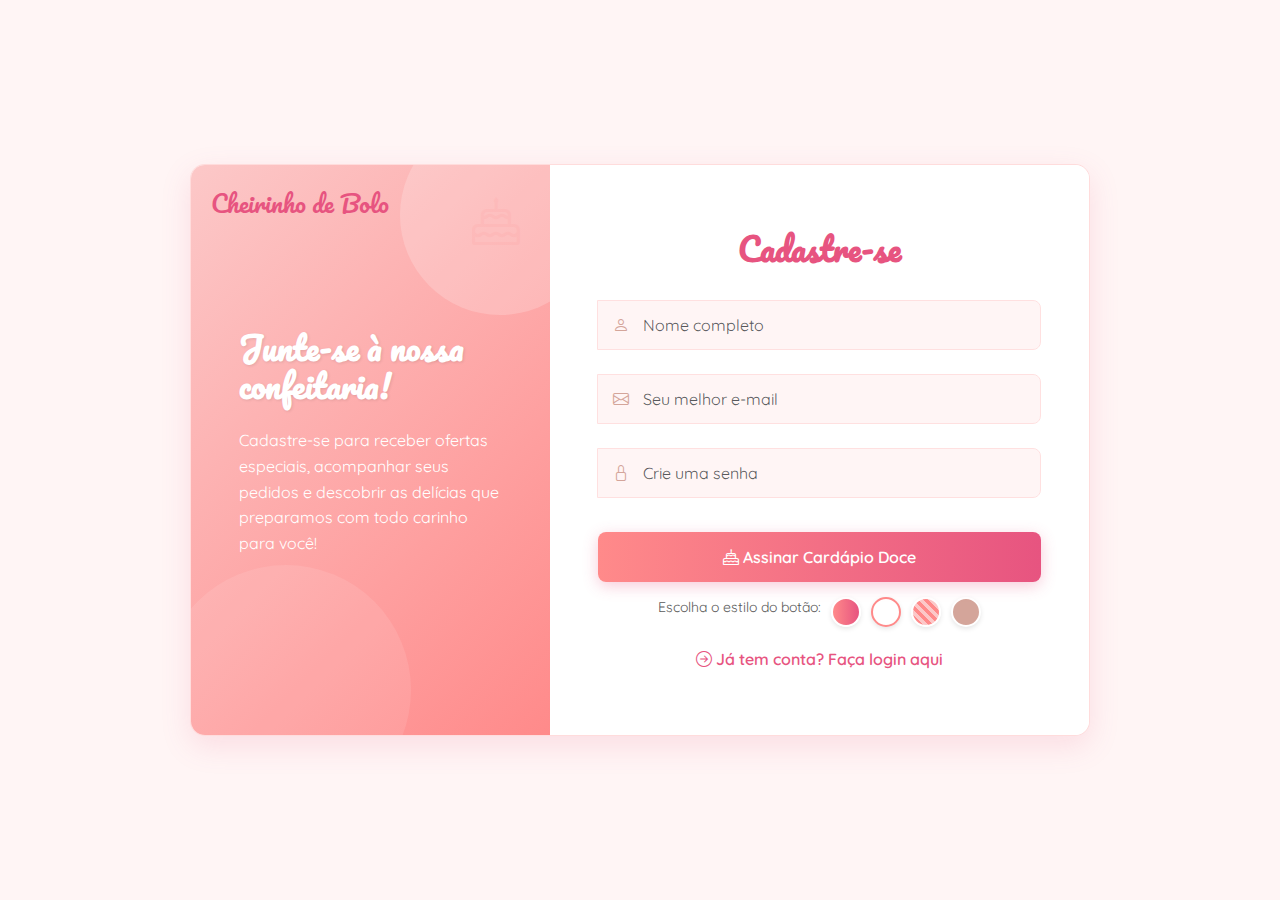
<file: cadastro.html>
<!DOCTYPE html>
<html lang="pt-br">

<head>
  <meta charset="UTF-8" />
  <meta name="viewport" content="width=device-width, initial-scale=1.0" />
  <title>Cheirinho de Bolo - Cadastro</title>
  <link href="https://cdn.jsdelivr.net/npm/bootstrap@5.3.0/dist/css/bootstrap.min.css" rel="stylesheet">
  <link rel="stylesheet" href="https://cdn.jsdelivr.net/npm/bootstrap-icons@1.10.5/font/bootstrap-icons.css" />
  <link rel="preconnect" href="https://fonts.googleapis.com">
  <link rel="preconnect" href="https://fonts.gstatic.com" crossorigin>
  <link href="https://fonts.googleapis.com/css2?family=Pacifico&family=Quicksand:wght@400;600&display=swap" rel="stylesheet">
  <style>
    :root {
      --primary-color: #FF8A8A; /* Rosa suave */
      --secondary-color: #FFF5F5; /* Fundo rosado claro */
      --accent-color: #FCC8C8; /* Rosa pêssego */
      --brown-color: #D4A59A; /* Marrom rosado */
      --dark-accent: #E75480; /* Rosa mais intenso */
      --text-color: #5A5A5A;
    }
    
    body {
      font-family: 'Quicksand', sans-serif;
      background-color: var(--secondary-color);
      height: 100vh;
      display: flex;
      align-items: center;
      justify-content: center;
      margin: 0;
      color: var(--text-color);
      background-image: url('https://transparenttextures.com/patterns/cream-paper.png');
    }
    
    .container-custom {
      background: white;
      border-radius: 15px;
      box-shadow: 0 10px 30px rgba(231, 84, 128, 0.15);
      overflow: hidden;
      width: 900px;
      min-height: 550px;
      position: relative;
      border: 1px solid rgba(255, 138, 138, 0.3);
    }
    
    .content {
      display: flex;
      height: 100%;
    }
    
    .left-panel {
      background: linear-gradient(135deg, var(--accent-color), var(--primary-color));
      color: white;
      padding: 4rem 3rem;
      width: 40%;
      display: flex;
      flex-direction: column;
      justify-content: center;
      position: relative;
      overflow: hidden;
    }
    
    .left-panel::before {
      content: "";
      position: absolute;
      top: -50px;
      right: -50px;
      width: 200px;
      height: 200px;
      background-color: white;
      opacity: 0.2;
      border-radius: 50%;
    }
    
    .left-panel::after {
      content: "";
      position: absolute;
      bottom: -80px;
      left: -30px;
      width: 250px;
      height: 250px;
      background-color: white;
      opacity: 0.1;
      border-radius: 50%;
    }
    
    .left-panel h2 {
      font-size: 2rem;
      margin-bottom: 1.5rem;
      font-weight: 600;
      position: relative;
      z-index: 1;
      font-family: 'Pacifico', cursive;
      text-shadow: 1px 1px 3px rgba(0,0,0,0.1);
    }
    
    .left-panel p {
      font-size: 1rem;
      line-height: 1.6;
      position: relative;
      z-index: 1;
    }
    
    .right-panel {
      padding: 4rem 3rem;
      width: 60%;
      display: flex;
      flex-direction: column;
      justify-content: center;
      background-color: white;
      position: relative;
    }
    
    .right-panel h2 {
      color: var(--dark-accent);
      font-size: 2rem;
      margin-bottom: 2rem;
      font-weight: 600;
      text-align: center;
      font-family: 'Pacifico', cursive;
    }
    
    .input-group {
      position: relative;
      margin-bottom: 1.5rem;
    }
    
    .input-group i {
      position: absolute;
      left: 15px;
      top: 50%;
      transform: translateY(-50%);
      color: var(--brown-color);
      z-index: 10;
    }
    
    .form-control {
      height: 50px;
      border-radius: 8px;
      padding-left: 45px;
      border: 1px solid #FFE0E0;
      transition: all 0.3s;
      background-color: var(--secondary-color);
    }
    
    .form-control:focus {
      border-color: var(--primary-color);
      box-shadow: 0 0 0 0.25rem rgba(255, 138, 138, 0.25);
      background-color: white;
    }
    
    /* Estilos de botões temáticos para confeitaria */
    .btn-cadastrar {
      border: none;
      height: 50px;
      border-radius: 8px;
      font-weight: 600;
      width: 100%;
      margin-top: 10px;
      transition: all 0.3s;
      color: white;
      position: relative;
      overflow: hidden;
      font-family: 'Quicksand', sans-serif;
    }
    
    /* Botão 1 - Estilo "Cobertura de Morango" */
    .btn-cadastrar.type1 {
      background: linear-gradient(to right, var(--primary-color), var(--dark-accent));
      box-shadow: 0 4px 15px rgba(231, 84, 128, 0.3);
    }
    
    .btn-cadastrar.type1:hover {
      background: linear-gradient(to right, var(--dark-accent), var(--primary-color));
      transform: translateY(-2px);
    }
    
    /* Botão 2 - Estilo "Chantilly" */
    .btn-cadastrar.type2 {
      background-color: white;
      border: 2px solid var(--primary-color);
      color: var(--dark-accent);
    }
    
    .btn-cadastrar.type2:hover {
      background-color: var(--primary-color);
      color: white;
    }
    
    /* Botão 3 - Estilo "Confeitos" */
    .btn-cadastrar.type3 {
      background: linear-gradient(45deg, 
        var(--primary-color) 25%, 
        var(--accent-color) 25%, 
        var(--accent-color) 50%, 
        var(--primary-color) 50%, 
        var(--primary-color) 75%, 
        var(--accent-color) 75%);
      background-size: 20px 20px;
      animation: confeitos 2s linear infinite;
    }
    
    @keyframes confeitos {
      0% { background-position: 0 0; }
      100% { background-position: 40px 40px; }
    }
    
    /* Botão 4 - Estilo "Gotas de Chocolate" */
    .btn-cadastrar.type4 {
      background-color: var(--brown-color);
      position: relative;
      overflow: hidden;
    }
    
    .btn-cadastrar.type4::after {
      content: "";
      position: absolute;
      top: -50%;
      left: -50%;
      width: 200%;
      height: 200%;
      background: radial-gradient(circle, white 10%, transparent 10%);
      background-size: 15px 15px;
      opacity: 0.3;
      transform: rotate(30deg);
    }
    
    .btn-cadastrar.type4:hover {
      background-color: #C99789;
    }
    
    .nav-links {
      text-align: center;
      margin-top: 20px;
    }
    
    .nav-links a {
      color: var(--dark-accent);
      text-decoration: none;
      font-weight: 600;
      transition: all 0.3s;
      position: relative;
    }
    
    .nav-links a:hover {
      color: var(--primary-color);
    }
    
    .nav-links a::after {
      content: '';
      position: absolute;
      width: 100%;
      height: 2px;
      bottom: -4px;
      left: 0;
      background-color: var(--accent-color);
      transform: scaleX(0);
      transition: transform 0.3s ease;
    }
    
    .nav-links a:hover::after {
      transform: scaleX(1);
    }
    
    .btn-options {
      display: flex;
      justify-content: center;
      gap: 10px;
      margin-top: 15px;
    }
    
    .btn-style {
      width: 30px;
      height: 30px;
      border-radius: 50%;
      border: none;
      cursor: pointer;
      transition: transform 0.2s;
      border: 2px solid white;
      box-shadow: 0 2px 5px rgba(0,0,0,0.1);
    }
    
    .btn-style:hover {
      transform: scale(1.1);
    }
    
    .btn-style.type1 { background: linear-gradient(to right, var(--primary-color), var(--dark-accent)); }
    .btn-style.type2 { background-color: white; border: 2px solid var(--primary-color); }
    .btn-style.type3 { background: linear-gradient(45deg, var(--primary-color) 25%, var(--accent-color) 25%, var(--accent-color) 50%, var(--primary-color) 50%, var(--primary-color) 75%, var(--accent-color) 75%); background-size: 10px 10px; }
    .btn-style.type4 { background-color: var(--brown-color); }
    
    .logo {
      position: absolute;
      top: 20px;
      left: 20px;
      font-family: 'Pacifico', cursive;
      color: var(--dark-accent);
      font-size: 1.5rem;
    }
    
    .cake-icon {
      position: absolute;
      opacity: 0.1;
      z-index: 0;
    }
    
    .cake-icon-1 {
      top: 20px;
      right: 30px;
      font-size: 3rem;
      color: var(--primary-color);
    }
    
    .cake-icon-2 {
      bottom: 20px;
      left: 30px;
      font-size: 2.5rem;
      color: var(--brown-color);
    }
    
    @media (max-width: 992px) {
      .container-custom {
        width: 90%;
      }
    }
    
    @media (max-width: 768px) {
      .content {
        flex-direction: column;
      }
      
      .left-panel, .right-panel {
        width: 100%;
        padding: 2rem;
      }
      
      .left-panel {
        order: 2;
        text-align: center;
      }
      
      .right-panel {
        order: 1;
      }
      
      .logo {
        position: static;
        text-align: center;
        margin-bottom: 1rem;
      }
    }
  </style>
</head>

<body>
  <div class="container-custom">
    <div class="content">
      <div class="left-panel">
        <div class="logo">Cheirinho de Bolo</div>
        <h2>Junte-se à nossa confeitaria!</h2>
        <p>Cadastre-se para receber ofertas especiais, acompanhar seus pedidos e descobrir as delícias que preparamos com todo carinho para você!</p>
        <i class="bi bi-cake cake-icon cake-icon-1"></i>
        <i class="bi bi-cupcake cake-icon cake-icon-2"></i>
      </div>

      <div class="right-panel">
        <h2>Cadastre-se</h2>
        <form id="frmCadastro">
          <div class="input-group">
            <i class="bi bi-person"></i>
            <input type="text" class="form-control" id="txtNome" placeholder="Nome completo" required />
          </div>
          <div class="input-group">
            <i class="bi bi-envelope"></i>
            <input type="login" class="form-control" id="txtLogin" placeholder="Seu melhor e-mail" required />
          </div>
          <div class="input-group">
            <i class="bi bi-lock"></i>
            <input type="password" class="form-control" id="txtSenha" placeholder="Crie uma senha" required />
          </div>
          
          <!-- Botão principal -->
          <button type="submit" class="btn-cadastrar type1" id="mainButton">
            <i class="bi bi-cake"></i> Assinar Cardápio Doce
          </button>
          
          <!-- Opções de estilo para o botão -->
          <div class="btn-options">
            <small>Escolha o estilo do botão:</small>
            <button type="button" class="btn-style type1" onclick="changeButtonStyle(1)" title="Cobertura de Morango"></button>
            <button type="button" class="btn-style type2" onclick="changeButtonStyle(2)" title="Chantilly"></button>
            <button type="button" class="btn-style type3" onclick="changeButtonStyle(3)" title="Confeitos"></button>
            <button type="button" class="btn-style type4" onclick="changeButtonStyle(4)" title="Gotas de Chocolate"></button>
          </div>
        </form>
        <div class="nav-links">
          <a href="./login.html"><i class="bi bi-arrow-right-circle"></i> Já tem conta? Faça login aqui</a>
        </div>
      </div>
    </div>
  </div>

  <script src="https://cdn.jsdelivr.net/npm/bootstrap@5.3.0/dist/js/bootstrap.bundle.min.js"></script>
  <script>
    // Função para mudar o estilo do botão
    function changeButtonStyle(type) {
      const mainButton = document.getElementById('mainButton');
      
      // Remove todas as classes de tipo
      mainButton.classList.remove('type1', 'type2', 'type3', 'type4');
      
      // Adiciona a classe correspondente ao tipo selecionado
      mainButton.classList.add('type' + type);
      
      // Muda o ícone conforme o estilo
      const icons = ['bi-cake', 'bi-ice-cream', 'bi-balloon', 'bi-cupcake'];
      mainButton.innerHTML = `<i class="bi ${icons[type-1]}"></i> Assinar Cardápio Doce`;
    }
    
    // Validação do formulário
    document.getElementById('frmCadastro').addEventListener('submit', function(e) {
      e.preventDefault();
      
      const nome = document.getElementById('txtNome').value;
      const login = document.getElementById('txtLogin').value;
      const senha = document.getElementById('txtSenha').value;
      
      if(nome && login && senha) {
        const mainButton = document.getElementById('mainButton');
        mainButton.innerHTML = '<i class="bi bi-check-circle"></i> Cadastro Concluído!';
        mainButton.style.background = 'linear-gradient(to right, #4CAF50, #81C784)';
        mainButton.disabled = true;
        
        // Efeito de confete (simplificado)
        setTimeout(() => {
          alert('Cadastro realizado com sucesso! Bem-vindo(a) à Cheirinho de Bolo!');
          this.reset();
          mainButton.innerHTML = '<i class="bi bi-cake"></i> Assinar Cardápio Doce';
          mainButton.style.background = '';
          mainButton.disabled = false;
          changeButtonStyle(1); // Volta ao estilo padrão
        }, 1500);
      } else {
        alert('Por favor, preencha todos os campos para se cadastrar!');
      }
    });
  </script>
</body>

</html>
</file>
